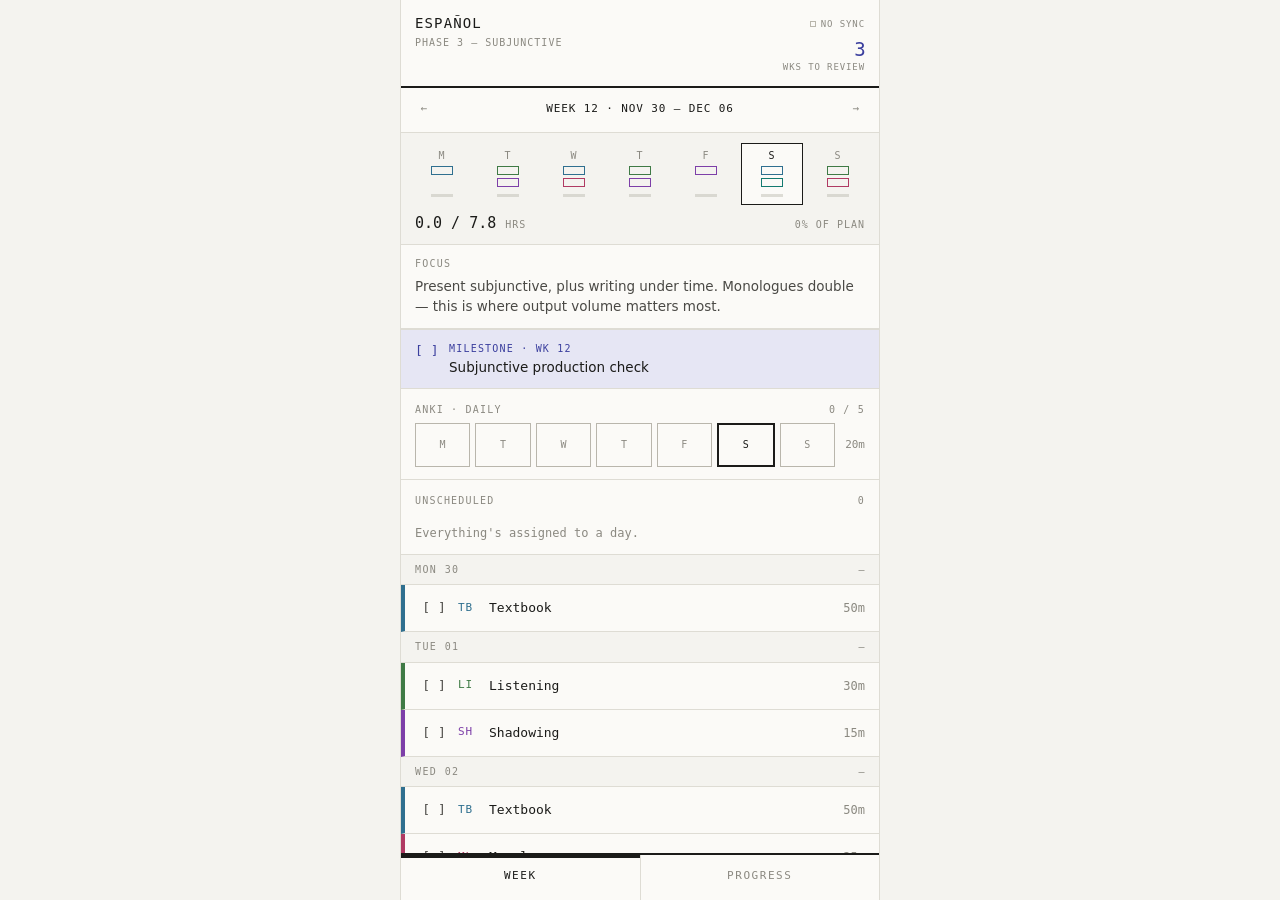
<file: index.html>
<!DOCTYPE html>
<html lang="en">
<head>
<meta charset="utf-8">
<meta name="viewport" content="width=device-width, initial-scale=1, viewport-fit=cover">
<title>Español</title>

<meta name="description" content="Personal Spanish study tracker.">
<meta name="theme-color" content="#f4f3ef" media="(prefers-color-scheme: light)">
<meta name="theme-color" content="#131315" media="(prefers-color-scheme: dark)">

<meta name="apple-mobile-web-app-capable" content="yes">
<meta name="apple-mobile-web-app-status-bar-style" content="default">
<meta name="apple-mobile-web-app-title" content="Español">
<link rel="apple-touch-icon" href="icons/icon-180.png">
<link rel="manifest" href="manifest.json">
<link rel="icon" href="icons/icon-192.png">

<link rel="stylesheet" href="styles.css">
</head>
<body>

<div class="shell">

  <header class="hdr">
    <div class="hdr-l">
      <div class="hdr-title">ESPAÑOL</div>
      <div class="hdr-sub" id="hdrSub">&nbsp;</div>
    </div>
    <div class="hdr-r">
      <button type="button" class="sync-dot" id="syncDot" title="Sync status" aria-live="polite">
        <span class="dot" aria-hidden="true"></span><span class="sync-txt" id="syncTxt">off</span>
      </button>
      <div class="goal" id="goal"></div>
    </div>
  </header>

  <main class="scroll" id="screen"></main>

  <nav class="tabs" id="tabs">
    <button type="button" class="tab on" data-tab="week">Week</button>
    <button type="button" class="tab" data-tab="progress">Progress</button>
  </nav>

</div>

<div class="sheet-scrim" id="scrim" hidden></div>
<section class="sheet" id="sheet" hidden role="dialog" aria-modal="true" aria-label="Edit session"></section>

<div class="toast" id="toast" role="status" aria-live="polite" hidden></div>

<script src="plan.js"></script>
<script src="sync.js"></script>
<script src="app.js"></script>
</body>
</html>
</file>
<file: styles.css>
/* Español — the study ledger.
   Type carries the hierarchy, colour says almost nothing.
   Mono is SF Mono on iOS: already on the device, so there is no webfont. */

:root {
  --paper:      #f4f3ef;
  --card:       #fbfaf7;
  --ink:        #1b1b19;
  --ink-soft:   #4a4945;
  --muted:      #8b8981;
  --rule:       #dedcd4;
  --rule-hard:  #b9b6ac;
  --accent:     #3b3f9e;
  --accent-dim: #e6e6f4;
  --warn:       #9c6f08;

  --mono: ui-monospace, "SF Mono", SFMono-Regular, Menlo, Consolas, monospace;
  --sans: -apple-system, "SF Pro Text", system-ui, "Segoe UI", sans-serif;
}

@media (prefers-color-scheme: dark) {
  :root {
    --paper:      #131315;
    --card:       #1a1a1d;
    --ink:        #e9e7e1;
    --ink-soft:   #b5b2aa;
    --muted:      #77746c;
    --rule:       #2c2c2f;
    --rule-hard:  #46464a;
    --accent:     #9095f2;
    --accent-dim: #262742;
    --warn:       #d6a437;
  }
}

* { box-sizing: border-box; -webkit-tap-highlight-color: transparent; }

html { background: var(--paper); }

body {
  margin: 0;
  background: var(--paper);
  color: var(--ink);
  font-family: var(--mono);
  font-size: 13px;
  line-height: 1.35;
  font-variant-numeric: tabular-nums;
  -webkit-text-size-adjust: 100%;
  overscroll-behavior-y: none;
}

button, input, textarea, select {
  font: inherit;
  color: inherit;
  font-variant-numeric: tabular-nums;
}
button { background: none; border: 0; padding: 0; cursor: pointer; text-align: inherit; }

:focus-visible { outline: 2px solid var(--accent); outline-offset: -2px; }

/* ── shell ─────────────────────────────────────────────────────── */

.shell {
  display: flex;
  flex-direction: column;
  height: 100dvh;
  max-width: 480px;
  margin: 0 auto;
  background: var(--card);
  border-inline: 1px solid var(--rule);
}
@media (max-width: 481px) { .shell { border-inline: 0; } }

.scroll {
  flex: 1;
  overflow-y: auto;
  -webkit-overflow-scrolling: touch;
  overscroll-behavior: contain;
}

/* ── header ────────────────────────────────────────────────────── */

.hdr {
  flex: none;
  display: flex;
  justify-content: space-between;
  align-items: flex-start;
  gap: 12px;
  padding: calc(14px + env(safe-area-inset-top)) 14px 12px;
  border-bottom: 2px solid var(--ink);
  background: var(--card);
}
.hdr-title { font-size: 14px; letter-spacing: 0.08em; }
.hdr-sub {
  font-size: 10px; letter-spacing: 0.1em; text-transform: uppercase;
  color: var(--muted); margin-top: 3px;
}
.hdr-r { display: flex; flex-direction: column; align-items: flex-end; gap: 5px; }

.goal { text-align: right; color: var(--accent); line-height: 1.1; max-width: 130px; }
.goal .n { font-size: 19px; letter-spacing: -0.03em; display: block; }
.goal .u {
  font-size: 9px; letter-spacing: 0.1em; text-transform: uppercase;
  color: var(--muted); display: block; margin-top: 2px;
  white-space: normal; line-height: 1.3;
}

.sync-dot {
  display: flex; align-items: center; gap: 5px;
  font-size: 9px; letter-spacing: 0.1em; text-transform: uppercase;
  color: var(--muted); padding: 4px 0;
}
.sync-dot .dot {
  width: 6px; height: 6px; border: 1px solid var(--rule-hard); background: transparent;
}
.sync-dot[data-s="ok"]      .dot { background: var(--accent); border-color: var(--accent); }
.sync-dot[data-s="syncing"] .dot { background: var(--muted);  border-color: var(--muted); }
.sync-dot[data-s="pending"] .dot { background: var(--warn);   border-color: var(--warn); }
.sync-dot[data-s="error"]   .dot { background: transparent;   border-color: var(--warn); border-width: 2px; }

/* ── generic rows & sections ───────────────────────────────────── */

.sec-h {
  display: flex; justify-content: space-between; align-items: center; gap: 8px;
  padding: 14px 14px 6px;
  font-size: 10px; letter-spacing: 0.12em; text-transform: uppercase; color: var(--muted);
}

.row {
  display: flex; align-items: center; gap: 9px;
  width: 100%;
  padding: 0 14px;
  min-height: 46px;
  border-bottom: 1px solid var(--rule);
  border-left: 4px solid transparent;   /* reserved so nothing shifts */
  background: none;
}
.row[data-t] { border-left-color: var(--tc); }
.row.done[data-t] { border-left-color: color-mix(in srgb, var(--tc) 40%, transparent); }
.row.done .code { color: color-mix(in srgb, var(--tc) 55%, transparent); }
.row .code {
  flex: none; font-size: 11px; letter-spacing: 0.08em;
  color: var(--tc, var(--muted));
  width: 22px;
}
.row .name {
  flex: 1; min-width: 0; text-align: left;
  overflow: hidden; text-overflow: ellipsis; white-space: nowrap;
}
.row .min { flex: none; font-size: 12px; color: var(--muted); }

.row .bx {
  flex: none; min-width: 44px; min-height: 44px;
  display: flex; align-items: center; justify-content: center;
  margin-left: -14px; padding-left: 14px;
  color: var(--ink-soft);
}
.row.done .name { color: var(--muted); text-decoration: line-through; text-decoration-thickness: 1px; }
.row.done .bx   { color: var(--ink); }
.row.done .min  { color: var(--ink-soft); }

.row .body {
  flex: 1; display: flex; align-items: center; gap: 9px;
  min-width: 0; min-height: 46px; text-align: left;
}

.row.flash { animation: flash 900ms ease-out; }
@keyframes flash {
  from { background: var(--accent-dim); }
  to   { background: transparent; }
}

.empty { padding: 12px 14px; font-size: 12px; color: var(--muted); border-bottom: 1px solid var(--rule); }

.note-line {
  font-family: var(--sans);
  font-size: 12px; color: var(--muted);
  padding: 0 14px 10px 65px;
  margin-top: -10px;
  border-bottom: 1px solid var(--rule);
}

/* ── week at a glance ──────────────────────────────────────────── */

.glance { border-bottom: 1px solid var(--rule); background: var(--paper); }

.g-strip { display: flex; padding: 10px 10px 0; gap: 4px; }

.g-day {
  flex: 1; min-width: 0; min-height: 44px;
  display: flex; flex-direction: column; align-items: center; gap: 4px;
  padding: 5px 2px 7px;
  border: 1px solid transparent;
  background: none;
}
.g-day.today { border-color: var(--ink); background: var(--card); }

.g-l {
  font-size: 10px; letter-spacing: 0.1em; text-transform: uppercase;
  color: var(--muted);
}
.g-day.today .g-l { color: var(--ink); }

.g-cells {
  display: flex; flex-direction: column; gap: 3px;
  min-height: 24px; width: 100%; align-items: center;
}
.g-c {
  width: 100%; max-width: 22px; height: 9px;
  border: 1px solid var(--tc, var(--rule-hard));
  background: transparent;
}
.g-c.done { background: var(--tc, var(--ink)); }

.g-an {
  width: 100%; max-width: 22px; height: 3px;
  background: var(--rule-hard); opacity: 0.45;
}
.g-an.on { background: var(--tc, var(--ink)); opacity: 1; }

.g-tally {
  display: flex; justify-content: space-between; align-items: baseline;
  padding: 8px 14px 11px;
}
.g-tally .v { font-size: 15px; }
.g-tally .k {
  font-size: 10px; letter-spacing: 0.1em; text-transform: uppercase;
  color: var(--muted);
}

/* ── week screen ───────────────────────────────────────────────── */

.weeknav {
  display: flex; justify-content: space-between; align-items: stretch;
  border-bottom: 1px solid var(--rule);
  font-size: 11px; letter-spacing: 0.08em; text-transform: uppercase;
}
.weeknav .arw {
  flex: none; min-width: 46px; min-height: 44px;
  display: flex; align-items: center; justify-content: center; color: var(--muted);
}
.weeknav .arw:disabled { opacity: 0.3; }
.weeknav .mid {
  flex: 1; display: flex; align-items: center; justify-content: center;
  color: var(--ink); gap: 8px;
}
.weeknav .mid.off { color: var(--muted); }

.focus { padding: 12px 14px; border-bottom: 1px solid var(--rule); display: flex; flex-direction: column; gap: 6px; }
.focus .ph { font-size: 10px; letter-spacing: 0.12em; text-transform: uppercase; color: var(--muted); }
.focus .fl { font-family: var(--sans); font-size: 13.5px; line-height: 1.45; color: var(--ink-soft); }
.focus .tally { display: flex; justify-content: space-between; align-items: baseline; margin-top: 3px; }
.focus .tally .v { font-size: 15px; }
.focus .tally .k { font-size: 10px; letter-spacing: 0.1em; text-transform: uppercase; color: var(--muted); }

.milestone {
  display: flex; gap: 10px; align-items: flex-start; width: 100%; text-align: left;
  padding: 12px 14px;
  background: var(--accent-dim);
  border-top: 1px solid var(--rule); border-bottom: 1px solid var(--rule);
}
.milestone .bx { flex: none; color: var(--accent); min-width: 24px; }
.milestone .ms-l { font-size: 10px; letter-spacing: 0.12em; text-transform: uppercase; color: var(--accent); }
.milestone .ms-t { font-family: var(--sans); font-size: 13.5px; color: var(--ink); margin-top: 2px; line-height: 1.4; }
.milestone.done .ms-t { color: var(--muted); text-decoration: line-through; text-decoration-thickness: 1px; }

.strip { padding: 0 14px 12px; display: flex; align-items: center; gap: 10px; border-bottom: 1px solid var(--rule); }
.strip .boxes { display: flex; gap: 5px; flex: 1; }
.strip .bx {
  flex: 1; min-height: 44px;
  border: 1px solid var(--rule-hard); background: none;
  display: flex; align-items: center; justify-content: center;
  font-size: 10px; letter-spacing: 0.04em; color: var(--muted);
}
/* Ticked days are tinted rather than filled -- seven solid blocks of one
   hue overwhelmed everything around them. */
.strip .bx.on {
  background: color-mix(in srgb, var(--tc, var(--ink)) 16%, transparent);
  border-color: var(--tc, var(--ink));
  color: var(--tc, var(--ink));
}
.strip .bx.today { border-color: var(--ink); border-width: 2px; color: var(--ink); }
.strip .bx.on.today { color: var(--tc, var(--ink)); }
.strip .cnt { flex: none; font-size: 11px; color: var(--muted); }

.day {
  display: flex; justify-content: space-between; align-items: center;
  padding: 8px 14px;
  border-bottom: 1px solid var(--rule);
  font-size: 10px; letter-spacing: 0.14em; text-transform: uppercase;
  color: var(--muted); background: var(--paper);
}
.day.today { background: var(--ink); color: var(--paper); }
.day .d-r { letter-spacing: 0.06em; }

/* ── progress screen ───────────────────────────────────────────── */

.total { padding: 16px 14px; border-bottom: 1px solid var(--rule); display: flex; justify-content: space-between; align-items: flex-end; }
.total .big { font-size: 30px; letter-spacing: -0.03em; line-height: 1; }
.total .big .pc { font-size: 16px; }
.total .k { font-size: 10px; letter-spacing: 0.12em; text-transform: uppercase; color: var(--muted); margin-top: 5px; }

.bar-row { padding: 12px 14px; border-bottom: 1px solid var(--rule); display: flex; flex-direction: column; gap: 7px; }
.bar-top { display: flex; justify-content: space-between; align-items: baseline; gap: 8px; }
.bar-top .lb { font-size: 11px; letter-spacing: 0.1em; text-transform: uppercase; color: var(--tc, var(--ink)); }
.bar-top .vl { font-size: 12px; color: var(--muted); }
.track { height: 8px; border: 1px solid var(--rule-hard); position: relative; overflow: hidden; }
.fill { position: absolute; inset: 0 auto 0 0; background: var(--tc, var(--ink)); }

.spark { padding: 14px; border-bottom: 1px solid var(--rule); display: flex; flex-direction: column; gap: 9px; }
.spark .bars {
  display: flex; align-items: flex-end; gap: 3px; height: 46px;
  border-top: 1px dashed var(--rule-hard);   /* the target line */
}
.spark .b { flex: 1; background: var(--rule-hard); min-height: 3px; }
.spark .b.cur { background: var(--ink); }
.spark .b.fut { background: transparent; border-bottom: 1px solid var(--rule); min-height: 0; }
.spark .axis { display: flex; justify-content: space-between; font-size: 9px; letter-spacing: 0.1em; text-transform: uppercase; color: var(--muted); }
.spark-scale { display: flex; gap: 3px; }
.spark-scale span {
  flex: 1; text-align: center; font-size: 8px; color: var(--muted);
  font-variant-numeric: tabular-nums;
}

.phase-h {
  padding: 12px 14px 6px;
  font-size: 10px; letter-spacing: 0.12em; text-transform: uppercase; color: var(--muted);
  border-top: 1px solid var(--rule);
}

/* ── settings ──────────────────────────────────────────────────── */

.field { padding: 12px 14px; border-bottom: 1px solid var(--rule); display: flex; flex-direction: column; gap: 7px; }
.field label { font-size: 10px; letter-spacing: 0.12em; text-transform: uppercase; color: var(--muted); }
.field .help { font-family: var(--sans); font-size: 12.5px; color: var(--muted); line-height: 1.45; }
.field .help a { color: var(--accent); }

input[type="text"], input[type="password"], textarea {
  width: 100%;
  font-size: 16px;              /* under 16px and iOS zooms the viewport on focus */
  font-family: var(--mono);
  background: var(--paper);
  border: 1px solid var(--rule-hard);
  border-radius: 0;
  padding: 10px;
  min-height: 44px;
  -webkit-appearance: none;
}
textarea { font-family: var(--sans); line-height: 1.45; resize: vertical; min-height: 76px; }

.btn {
  display: flex; align-items: center; justify-content: center;
  min-height: 44px; padding: 0 14px;
  border: 1px solid var(--rule-hard);
  font-size: 11px; letter-spacing: 0.12em; text-transform: uppercase;
  color: var(--ink); background: var(--card);
}
.btn.solid { background: var(--ink); color: var(--paper); border-color: var(--ink); }
.btn.quiet { color: var(--muted); }
.btn[disabled] { opacity: 0.4; }
.btn-row { display: flex; gap: 8px; padding: 12px 14px; border-bottom: 1px solid var(--rule); }
.btn-row .btn { flex: 1; }

.linkrow {
  display: flex; justify-content: space-between; align-items: center; gap: 10px;
  width: 100%; padding: 0 14px; min-height: 46px;
  border-bottom: 1px solid var(--rule);
  font-size: 12px;
}
.linkrow .k { color: var(--ink); }
.linkrow .v { color: var(--muted); font-size: 11px; }

.foot { padding: 18px 14px 26px; font-family: var(--sans); font-size: 12px; color: var(--muted); line-height: 1.5; }

/* ── tabs ──────────────────────────────────────────────────────── */

.tabs { flex: none; display: flex; border-top: 2px solid var(--ink); background: var(--card); }
.tabs .tab {
  flex: 1; text-align: center;
  padding: 14px 0 calc(16px + env(safe-area-inset-bottom));
  font-size: 11px; letter-spacing: 0.14em; text-transform: uppercase; color: var(--muted);
}
.tabs .tab + .tab { border-left: 1px solid var(--rule); }
.tabs .tab.on { color: var(--ink); box-shadow: inset 0 3px 0 var(--ink); }

/* ── sheet ─────────────────────────────────────────────────────── */

.sheet-scrim { position: fixed; inset: 0; background: rgba(0,0,0,0.4); z-index: 20; }

.sheet {
  position: fixed; left: 0; right: 0; bottom: 0; z-index: 21;
  max-width: 480px; margin: 0 auto;
  background: var(--card);
  border-top: 2px solid var(--ink);
  max-height: 86dvh; overflow-y: auto;
  padding-bottom: calc(14px + env(safe-area-inset-bottom));
  animation: rise 180ms ease-out;
}
@keyframes rise { from { transform: translateY(100%); } to { transform: none; } }

.sheet-h {
  display: flex; justify-content: space-between; align-items: center; gap: 10px;
  padding: 14px; border-bottom: 1px solid var(--rule);
}
.sheet-h .t { font-size: 12px; letter-spacing: 0.12em; text-transform: uppercase; color: var(--tc, var(--ink)); }
.sheet-h .x { min-width: 44px; min-height: 44px; display: flex; align-items: center; justify-content: flex-end; color: var(--muted); }

.chips { display: flex; flex-wrap: wrap; gap: 6px; }
.chip {
  min-height: 44px; min-width: 44px; padding: 0 10px;
  display: flex; align-items: center; justify-content: center;
  border: 1px solid var(--rule-hard);
  font-size: 11px; letter-spacing: 0.06em; text-transform: uppercase; color: var(--ink-soft);
}
.chip.on { background: var(--ink); border-color: var(--ink); color: var(--paper); }
.chips.days { gap: 5px; }
.chips.days .chip { flex: 1; min-width: 0; padding: 0 2px; }

/* the done toggle inside the sheet is a control, not a completed item --
   it must never strike through its own label */
.toggle-row { display: flex; align-items: center; gap: 9px; padding: 0 14px; min-height: 50px;
  border-bottom: 1px solid var(--rule); width: 100%; }
.toggle-row .bx { flex: none; min-width: 44px; min-height: 44px; display: flex;
  align-items: center; justify-content: center; margin-left: -14px; padding-left: 14px; }
.toggle-row .lbl { flex: 1; text-align: left; }

.res { display: flex; flex-direction: column; }
.res a, .res .plain {
  display: block; padding: 11px 14px; border-bottom: 1px solid var(--rule);
  font-family: var(--sans); font-size: 13px; line-height: 1.4;
  color: var(--accent); text-decoration: none;
}
.res .plain { color: var(--muted); }

.toast {
  position: fixed; left: 50%; bottom: calc(84px + env(safe-area-inset-bottom));
  transform: translateX(-50%); z-index: 30;
  background: var(--ink); color: var(--paper);
  padding: 10px 14px; font-size: 11px; letter-spacing: 0.08em; text-transform: uppercase;
  max-width: 90vw; text-align: center;
}

@media (prefers-reduced-motion: reduce) {
  *, *::before, *::after { animation-duration: 0.01ms !important; animation-iteration-count: 1 !important; transition-duration: 0.01ms !important; }
}
</file>
